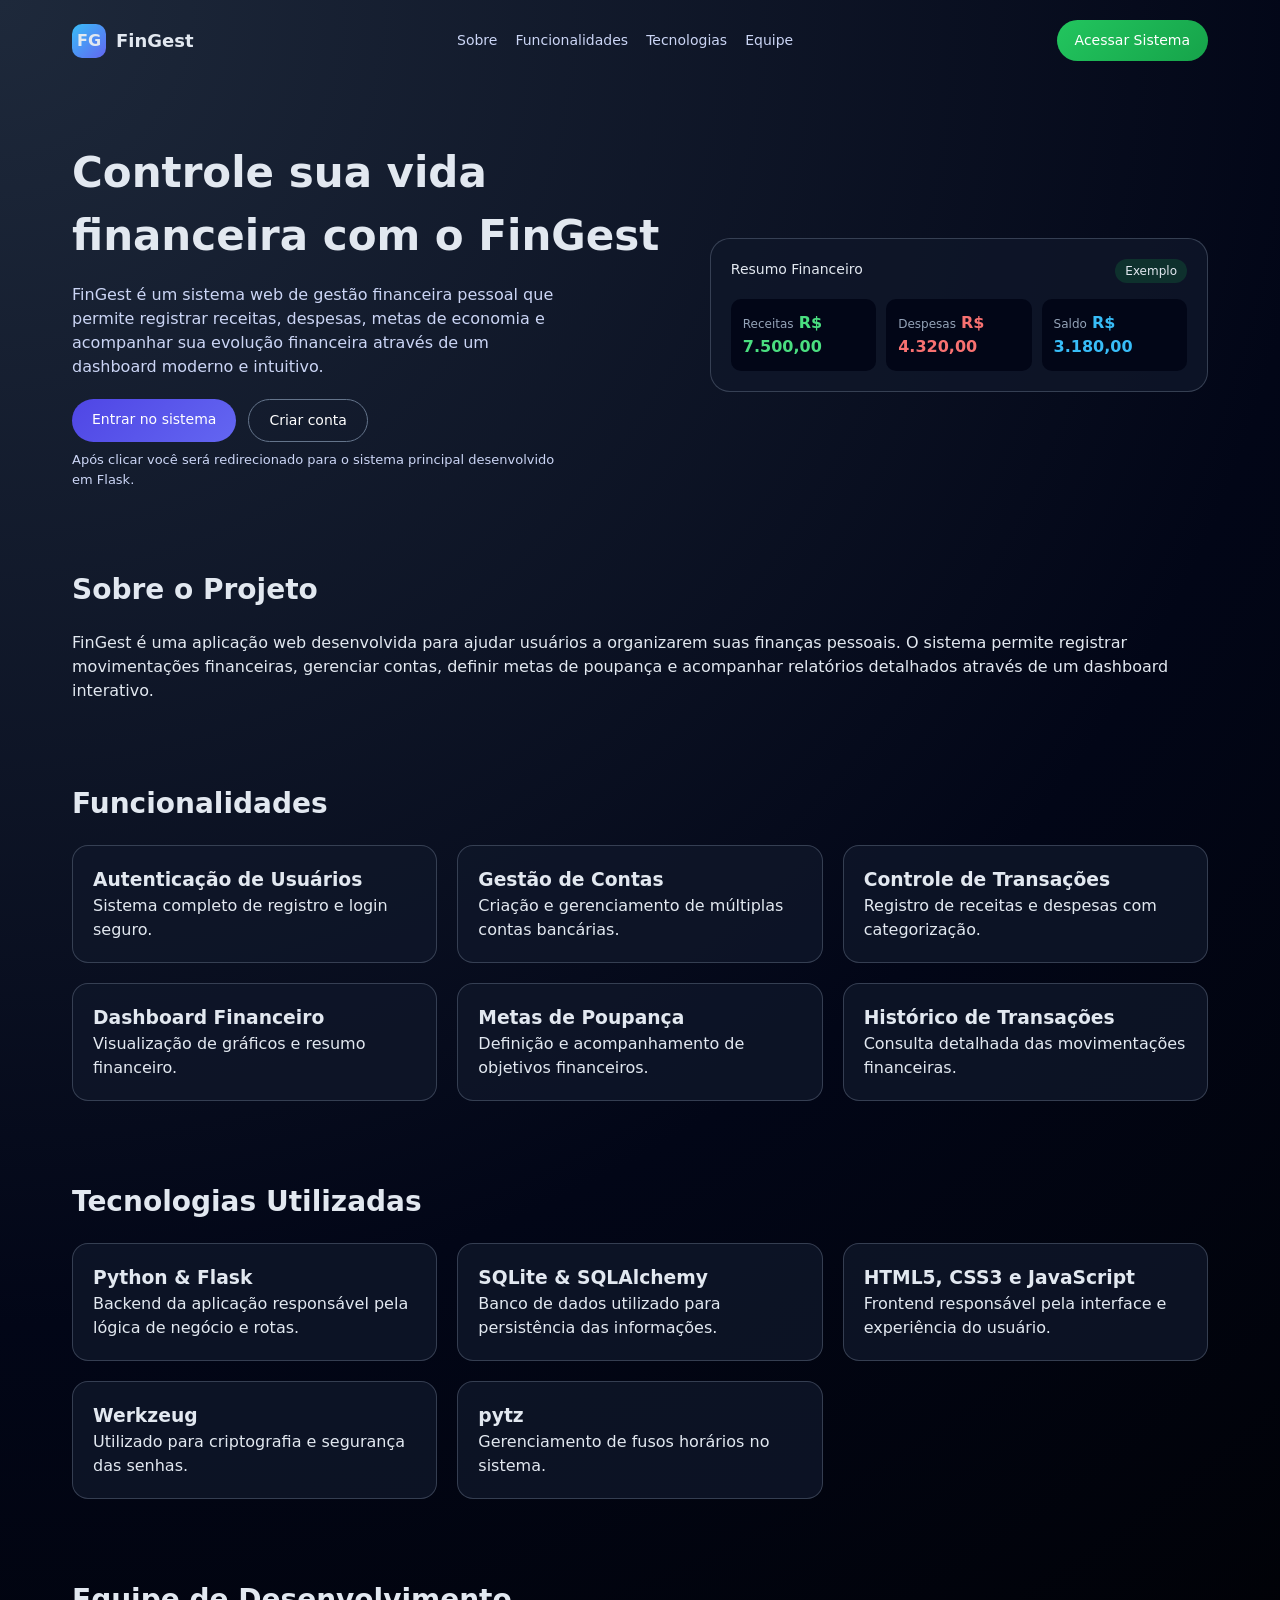
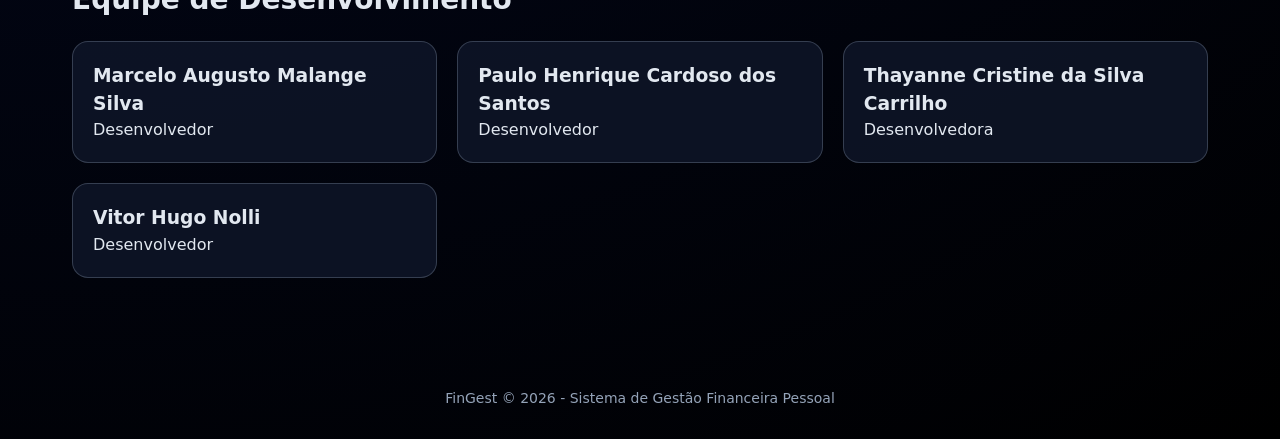
<file: docs/index.html>
<!DOCTYPE html>
<html lang="pt-BR">
<head>

<meta charset="UTF-8">
<meta name="viewport" content="width=device-width, initial-scale=1.0">

<title>FinGest - Sistema de Gestão Financeira</title>

<link rel="stylesheet" href="styles.css">

</head>

<body>

<header class="header">

<div class="container header-inner">

<div class="logo">
<span class="logo-mark">FG</span>
<span class="logo-text">FinGest</span>
</div>

<nav class="nav">
<a href="#sobre">Sobre</a>
<a href="#features">Funcionalidades</a>
<a href="#tecnologias">Tecnologias</a>
<a href="#equipe">Equipe</a>
</nav>

<a class="header-cta" href="http://13.221.115.229:5000/login">
Acessar Sistema
</a>

</div>

</header>


<main>

<section class="hero">

<div class="container hero-grid">

<div class="hero-text">

<h1>Controle sua vida financeira com o FinGest</h1>

<p>
FinGest é um sistema web de gestão financeira pessoal que permite registrar receitas,
despesas, metas de economia e acompanhar sua evolução financeira através
de um dashboard moderno e intuitivo.
</p>

<div class="hero-actions">

<a class="btn primary" href="http://13.221.115.229:5000/login">
Entrar no sistema
</a>

<a class="btn ghost" href="http://13.221.115.229:5000/register">
Criar conta
</a>

</div>

<p class="hint">
Após clicar você será redirecionado para o sistema principal desenvolvido em Flask.
</p>

</div>

<div class="hero-card">

<div class="hero-card-header">
<span>Resumo Financeiro</span>
<span class="pill">Exemplo</span>
</div>

<div class="hero-metrics">

<div class="metric">
<span class="metric-label">Receitas</span>
<span class="metric-value positivo">R$ 7.500,00</span>
</div>

<div class="metric">
<span class="metric-label">Despesas</span>
<span class="metric-value negativo">R$ 4.320,00</span>
</div>

<div class="metric">
<span class="metric-label">Saldo</span>
<span class="metric-value destaque">R$ 3.180,00</span>
</div>

</div>

</div>

</div>

</section>


<section id="sobre" class="section">
<div class="container">

<h2>Sobre o Projeto</h2>

<p>
FinGest é uma aplicação web desenvolvida para ajudar usuários a organizarem
suas finanças pessoais. O sistema permite registrar movimentações financeiras,
gerenciar contas, definir metas de poupança e acompanhar relatórios detalhados
através de um dashboard interativo.
</p>

</div>
</section>


<section id="features" class="section">
<div class="container">

<h2>Funcionalidades</h2>

<div class="cards-grid">

<div class="card">
<h3>Autenticação de Usuários</h3>
<p>Sistema completo de registro e login seguro.</p>
</div>

<div class="card">
<h3>Gestão de Contas</h3>
<p>Criação e gerenciamento de múltiplas contas bancárias.</p>
</div>

<div class="card">
<h3>Controle de Transações</h3>
<p>Registro de receitas e despesas com categorização.</p>
</div>

<div class="card">
<h3>Dashboard Financeiro</h3>
<p>Visualização de gráficos e resumo financeiro.</p>
</div>

<div class="card">
<h3>Metas de Poupança</h3>
<p>Definição e acompanhamento de objetivos financeiros.</p>
</div>

<div class="card">
<h3>Histórico de Transações</h3>
<p>Consulta detalhada das movimentações financeiras.</p>
</div>

</div>

</div>
</section>


<section id="tecnologias" class="section">
<div class="container">

<h2>Tecnologias Utilizadas</h2>

<div class="cards-grid">

<div class="card">
<h3>Python & Flask</h3>
<p>Backend da aplicação responsável pela lógica de negócio e rotas.</p>
</div>

<div class="card">
<h3>SQLite & SQLAlchemy</h3>
<p>Banco de dados utilizado para persistência das informações.</p>
</div>

<div class="card">
<h3>HTML5, CSS3 e JavaScript</h3>
<p>Frontend responsável pela interface e experiência do usuário.</p>
</div>

<div class="card">
<h3>Werkzeug</h3>
<p>Utilizado para criptografia e segurança das senhas.</p>
</div>

<div class="card">
<h3>pytz</h3>
<p>Gerenciamento de fusos horários no sistema.</p>
</div>

</div>

</div>
</section>


<section id="equipe" class="section">
<div class="container">

<h2>Equipe de Desenvolvimento</h2>

<div class="cards-grid">

<div class="card">
<h3>Marcelo Augusto Malange Silva</h3>
<p>Desenvolvedor</p>
</div>

<div class="card">
<h3>Paulo Henrique Cardoso dos Santos</h3>
<p>Desenvolvedor</p>
</div>

<div class="card">
<h3>Thayanne Cristine da Silva Carrilho</h3>
<p>Desenvolvedora</p>
</div>

<div class="card">
<h3>Vitor Hugo Nolli</h3>
<p>Desenvolvedor</p>
</div>

</div>

</div>
</section>


<footer class="footer">

<div class="container">

<p>FinGest © 2026 - Sistema de Gestão Financeira Pessoal</p>

</div>

</footer>

</main>

</body>
</html>
</file>
<file: docs/styles.css>
*,
*::before,
*::after {
box-sizing: border-box;
margin: 0;
padding: 0;
}

body{
font-family: system-ui, -apple-system, BlinkMacSystemFont, "Segoe UI", sans-serif;
background: radial-gradient(circle at top left,#1e293b 0,#020617 55%,#000 100%);
color:#e2e8f0;
line-height:1.5;
}

.container{
max-width:1200px;
margin:auto;
padding-left:32px;
padding-right:32px;
}

.header{
padding:20px 0;
}

.header-inner{
display:flex;
align-items:center;
justify-content:space-between;
gap:20px;
}

.logo{
display:flex;
align-items:center;
gap:10px;
font-weight:600;
}

.logo-mark{
width:34px;
height:34px;
border-radius:10px;
background:linear-gradient(135deg,#38bdf8,#6366f1);
display:flex;
align-items:center;
justify-content:center;
}

.logo-text{
font-size:18px;
}

.nav{
display:flex;
gap:18px;
}

.nav a{
color:#cbd5f5;
text-decoration:none;
font-size:14px;
}

.nav a:hover{
color:white;
}

.header-cta{
background:linear-gradient(135deg,#22c55e,#16a34a);
padding:10px 18px;
border-radius:999px;
color:white;
text-decoration:none;
font-size:14px;
}

.hero{
padding-top:60px;
}

.hero-grid{
display:grid;
grid-template-columns:1.2fr 1fr;
gap:40px;
align-items:center;
}

.hero-text h1{
font-size:42px;
margin-bottom:16px;
}

.hero-text p{
color:#cbd5f5;
max-width:500px;
}

.hero-actions{
margin-top:20px;
display:flex;
gap:12px;
}

.btn{
padding:10px 20px;
border-radius:999px;
text-decoration:none;
font-size:14px;
}

.primary{
background:linear-gradient(135deg,#4f46e5,#6366f1);
color:white;
}

.ghost{
border:1px solid #64748b;
color:white;
}

.hint{
margin-top:8px;
font-size:13px;
color:#94a3b8;
}

.hero-card{
background:rgba(15,23,42,0.8);
padding:20px;
border-radius:20px;
border:1px solid rgba(148,163,184,0.3);
}

.hero-card-header{
display:flex;
justify-content:space-between;
margin-bottom:16px;
font-size:14px;
}

.pill{
background:#16a34a33;
padding:3px 10px;
border-radius:999px;
font-size:12px;
}

.hero-metrics{
display:grid;
grid-template-columns:repeat(3,1fr);
gap:10px;
}

.metric{
background:#020617;
padding:12px;
border-radius:10px;
}

.metric-label{
font-size:12px;
color:#94a3b8;
}

.metric-value{
font-weight:600;
}

.positivo{color:#4ade80;}
.negativo{color:#f87171;}
.destaque{color:#38bdf8;}

.section{
padding-top:80px;
}

.section h2{
margin-bottom:20px;
font-size:28px;
}

.cards-grid{
display:grid;
grid-template-columns:repeat(3,1fr);
gap:20px;
}

.card{
background:rgba(15,23,42,0.8);
padding:20px;
border-radius:16px;
border:1px solid rgba(148,163,184,0.3);
}

.footer{
margin-top:80px;
padding:30px 0;
text-align:center;
color:#94a3b8;
font-size:14px;
}

@media(max-width:900px){

.hero-grid{
grid-template-columns:1fr;
}

.cards-grid{
grid-template-columns:1fr;
}

.nav{
display:none;
}

}
</file>
